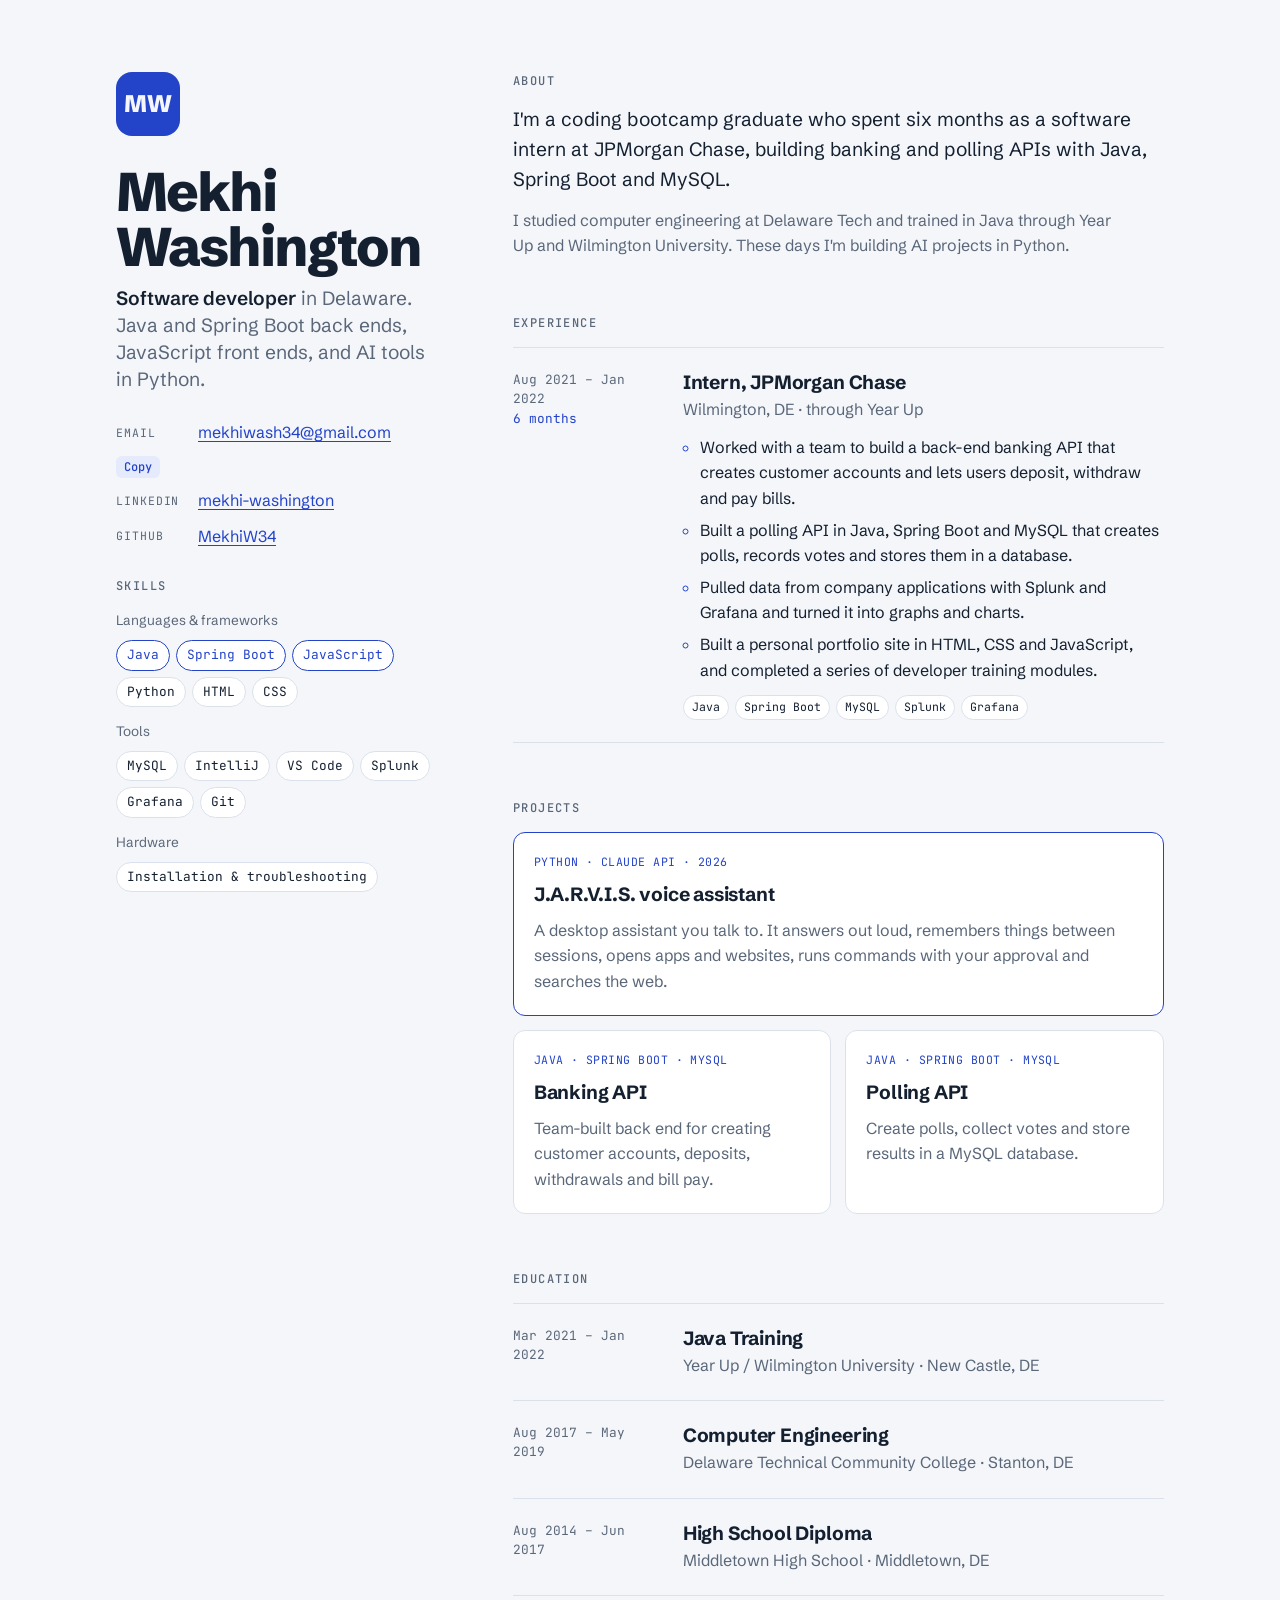
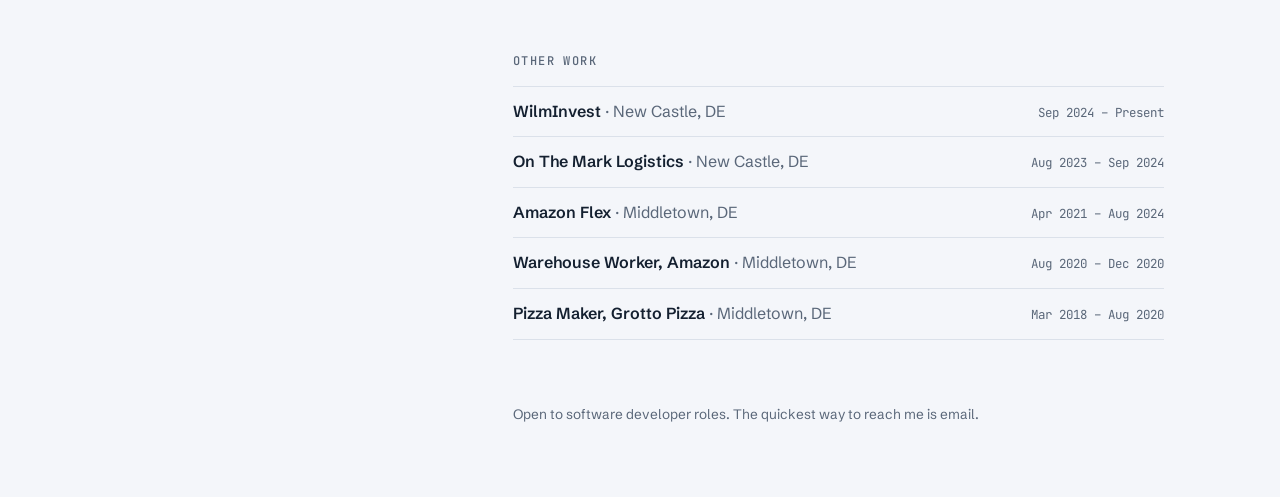
<file: docs/index.html>
<!doctype html>
<html lang="en">
<head>
  <meta charset="utf-8">
  <meta name="viewport" content="width=device-width, initial-scale=1, viewport-fit=cover">
  <title>Mekhi Washington</title>
  <meta name="description" content="Mekhi Washington: Software developer. I&#39;m a coding bootcamp graduate who spent six months as a software intern at JPMorgan Chase, building banking and polling APIs with Java, Spring Boot and MySQL.">
  <link rel="preconnect" href="https://fonts.googleapis.com">
  <link rel="preconnect" href="https://fonts.gstatic.com" crossorigin>
  <link rel="stylesheet" href="https://fonts.googleapis.com/css2?family=Schibsted+Grotesk:wght@400;500;600;700;800&family=JetBrains+Mono:wght@400;500&display=swap">
  <link rel="stylesheet" href="static/style.css">
</head>
<body>
<div class="page">
  <aside class="id">
    <div class="monogram" aria-hidden="true">MW</div>
    <div>
      <h1>Mekhi Washington</h1>
      <p class="role"><strong>Software developer</strong> in Delaware. Java and Spring Boot back ends, JavaScript front ends, and AI tools in Python.</p>
    </div>

    <div class="contact">
      <div class="row">
        <span class="label">Email</span>
        <a class="value" id="email" href="mailto:mekhiwash34@gmail.com">mekhiwash34@gmail.com</a>
        <button class="copy" type="button" data-copy="mekhiwash34@gmail.com">Copy</button>
      </div>
      <div class="row">
        <span class="label">LinkedIn</span>
        <a class="value" href="https://www.linkedin.com/in/mekhi-washington-85221b211/" target="_blank" rel="noopener">mekhi-washington</a>
      </div>
      <div class="row">
        <span class="label">GitHub</span>
        <a class="value" href="https://github.com/MekhiW34" target="_blank" rel="noopener">MekhiW34</a>
      </div>
    </div>

    <div class="skills">
      <h2>Skills</h2>
      
      <div class="skillgroup">
        <span class="k">Languages &amp; frameworks</span>
        <div class="chips">
          <span class="chip core">Java</span><span class="chip core">Spring Boot</span><span class="chip core">JavaScript</span><span class="chip">Python</span><span class="chip">HTML</span><span class="chip">CSS</span>
        </div>
      </div>
      
      <div class="skillgroup">
        <span class="k">Tools</span>
        <div class="chips">
          <span class="chip">MySQL</span><span class="chip">IntelliJ</span><span class="chip">VS Code</span><span class="chip">Splunk</span><span class="chip">Grafana</span><span class="chip">Git</span>
        </div>
      </div>
      
      <div class="skillgroup">
        <span class="k">Hardware</span>
        <div class="chips">
          <span class="chip">Installation &amp; troubleshooting</span>
        </div>
      </div>
      
    </div>
  </aside>

  <main class="main">
    <section class="about" aria-labelledby="about-h">
      <h2 id="about-h">About</h2>
      <p>I&#39;m a coding bootcamp graduate who spent six months as a software intern at JPMorgan Chase, building banking and polling APIs with Java, Spring Boot and MySQL.</p><p>I studied computer engineering at Delaware Tech and trained in Java through Year Up and Wilmington University. These days I&#39;m building AI projects in Python.</p>
    </section>

    <section aria-labelledby="exp-h">
      <h2 id="exp-h">Experience</h2>
      <ol class="log">
        
        <li class="entry">
          <div class="when">Aug 2021 – Jan 2022<span class="dur">6 months</span></div>
          <div class="what">
            <h3>Intern, JPMorgan Chase</h3>
            <p class="org">Wilmington, DE · through Year Up</p>
            <ul><li>Worked with a team to build a back-end banking API that creates customer accounts and lets users deposit, withdraw and pay bills.</li><li>Built a polling API in Java, Spring Boot and MySQL that creates polls, records votes and stores them in a database.</li><li>Pulled data from company applications with Splunk and Grafana and turned it into graphs and charts.</li><li>Built a personal portfolio site in HTML, CSS and JavaScript, and completed a series of developer training modules.</li></ul>
            <div class="tags"><span class="chip">Java</span><span class="chip">Spring Boot</span><span class="chip">MySQL</span><span class="chip">Splunk</span><span class="chip">Grafana</span></div>
          </div>
        </li>
        
      </ol>
    </section>

    <section aria-labelledby="proj-h">
      <h2 id="proj-h">Projects</h2>
      <div class="projects">
        
        <article class="project featured">
          <span class="meta">Python · Claude API · 2026</span>
          <h3>J.A.R.V.I.S. voice assistant</h3>
          <p>A desktop assistant you talk to. It answers out loud, remembers things between sessions, opens apps and websites, runs commands with your approval and searches the web.</p>
        </article>
        
        <article class="project">
          <span class="meta">Java · Spring Boot · MySQL</span>
          <h3>Banking API</h3>
          <p>Team-built back end for creating customer accounts, deposits, withdrawals and bill pay.</p>
        </article>
        
        <article class="project">
          <span class="meta">Java · Spring Boot · MySQL</span>
          <h3>Polling API</h3>
          <p>Create polls, collect votes and store results in a MySQL database.</p>
        </article>
        
      </div>
    </section>

    <section aria-labelledby="edu-h">
      <h2 id="edu-h">Education</h2>
      <ol class="log">
        
        <li class="entry">
          <div class="when">Mar 2021 – Jan 2022</div>
          <div class="what"><h3>Java Training</h3><p class="org">Year Up / Wilmington University · New Castle, DE</p></div>
        </li>
        
        <li class="entry">
          <div class="when">Aug 2017 – May 2019</div>
          <div class="what"><h3>Computer Engineering</h3><p class="org">Delaware Technical Community College · Stanton, DE</p></div>
        </li>
        
        <li class="entry">
          <div class="when">Aug 2014 – Jun 2017</div>
          <div class="what"><h3>High School Diploma</h3><p class="org">Middletown High School · Middletown, DE</p></div>
        </li>
        
      </ol>
    </section>

    <section aria-labelledby="work-h">
      <h2 id="work-h">Other work</h2>
      <ul class="jobs">
        
        <li><span class="name">WilmInvest <span>· New Castle, DE</span></span><span class="dates">Sep 2024 – Present</span></li>
        
        <li><span class="name">On The Mark Logistics <span>· New Castle, DE</span></span><span class="dates">Aug 2023 – Sep 2024</span></li>
        
        <li><span class="name">Amazon Flex <span>· Middletown, DE</span></span><span class="dates">Apr 2021 – Aug 2024</span></li>
        
        <li><span class="name">Warehouse Worker, Amazon <span>· Middletown, DE</span></span><span class="dates">Aug 2020 – Dec 2020</span></li>
        
        <li><span class="name">Pizza Maker, Grotto Pizza <span>· Middletown, DE</span></span><span class="dates">Mar 2018 – Aug 2020</span></li>
        
      </ul>
    </section>

    <footer>Open to software developer roles. The quickest way to reach me is email.</footer>
  </main>
</div>
<script src="static/copy.js"></script>
</body>
</html>
</file>
<file: docs/static/style.css>
/* Layout: sticky identity column on the left, a dated work log on the right; stacks to one column on phones. */
:root {
  --bg: #f4f6fa;
  --surface: #ffffff;
  --ink: #142030;
  --muted: #5a6779;
  --line: #dbe1ea;
  --accent: #2343c9;
  --accent-soft: #e5eafc;
  --display: "Schibsted Grotesk", "Segoe UI", system-ui, sans-serif;
  --body: "Schibsted Grotesk", "Segoe UI", system-ui, sans-serif;
  --mono: "JetBrains Mono", ui-monospace, "Cascadia Code", Consolas, monospace;
  --step-0: 1rem;
  --step-1: 1.2rem;
  --step-2: 1.6rem;
  --step-3: clamp(2.3rem, 5vw, 3.4rem);
}
@media (prefers-color-scheme: dark) {
  :root:not([data-theme="light"]) {
    --bg: #0e141e; --surface: #151d2a; --ink: #e5ebf3; --muted: #95a3b6;
    --line: #253244; --accent: #8aa2ff; --accent-soft: #1c2742; color-scheme: dark;
  }
}
:root[data-theme="dark"] {
  --bg: #0e141e; --surface: #151d2a; --ink: #e5ebf3; --muted: #95a3b6;
  --line: #253244; --accent: #8aa2ff; --accent-soft: #1c2742; color-scheme: dark;
}

* { box-sizing: border-box; }
html { -webkit-text-size-adjust: 100%; }
body { margin: 0; }
body {
  background: var(--bg); color: var(--ink);
  font-family: var(--body); font-size: var(--step-0); line-height: 1.6;
  -webkit-font-smoothing: antialiased;
}
a { color: var(--accent); text-decoration-thickness: 1px; text-underline-offset: 3px; }
a:focus-visible, button:focus-visible { outline: 2px solid var(--accent); outline-offset: 3px; border-radius: 4px; }

.page {
  max-width: 1080px; margin: 0 auto;
  padding-left: max(16px, env(safe-area-inset-left, 0px));
  padding-right: max(16px, env(safe-area-inset-right, 0px));
  padding-block: clamp(32px, 6vw, 72px);
  display: grid; grid-template-columns: minmax(0, 320px) minmax(0, 1fr); gap: clamp(32px, 6vw, 80px);
}
@media (max-width: 820px) { .page { grid-template-columns: minmax(0, 1fr); } }

/* ---------- identity column ---------- */
.id { position: sticky; top: calc(env(safe-area-inset-top, 0px) + 32px); align-self: start; display: grid; gap: 28px; }
@media (max-width: 820px) { .id { position: static; } }
.monogram {
  width: 64px; height: 64px; border-radius: 16px; display: grid; place-items: center;
  background: var(--accent); color: var(--bg); font-family: var(--display); font-weight: 800; font-size: 1.5rem; letter-spacing: -0.02em;
}
h1 { font-family: var(--display); font-size: var(--step-3); line-height: 1.02; letter-spacing: -0.035em; margin: 0; font-weight: 800; text-wrap: balance; }
.role { margin: 10px 0 0; font-size: var(--step-1); color: var(--muted); line-height: 1.4; }
.role strong { color: var(--ink); font-weight: 600; }

.contact { display: grid; gap: 10px; }
.row { display: flex; align-items: center; gap: 10px; flex-wrap: wrap; min-width: 0; }
.label { font-family: var(--mono); font-size: 0.72rem; letter-spacing: 0.08em; text-transform: uppercase; color: var(--muted); width: 72px; flex: none; }
.value { min-width: 0; overflow-wrap: anywhere; }
.copy {
  font: 500 0.75rem var(--mono); color: var(--accent); background: var(--accent-soft);
  border: 0; border-radius: 6px; padding: 3px 8px; cursor: pointer;
}
.copy:hover { filter: brightness(0.97); }

.skills h2, .main h2 {
  font-family: var(--mono); font-size: 0.75rem; font-weight: 500; letter-spacing: 0.12em; text-transform: uppercase;
  color: var(--muted); margin: 0 0 14px;
}
.skillgroup { display: grid; gap: 8px; }
.skillgroup + .skillgroup { margin-top: 14px; }
.skillgroup span.k { font-size: 0.85rem; color: var(--muted); }
.chips { display: flex; flex-wrap: wrap; gap: 6px; }
.chip {
  font-family: var(--mono); font-size: 0.8rem; padding: 4px 10px; border-radius: 999px;
  border: 1px solid var(--line); background: var(--surface); color: var(--ink);
}
.chip.core { border-color: var(--accent); color: var(--accent); }

/* ---------- main column ---------- */
.main { display: grid; gap: 56px; min-width: 0; }
.about p { font-size: var(--step-1); line-height: 1.55; margin: 0; max-width: 62ch; }
.about p + p { margin-top: 14px; font-size: var(--step-0); color: var(--muted); }

.log { list-style: none; margin: 0; padding: 0; display: grid; }
.entry { display: grid; grid-template-columns: 150px minmax(0, 1fr); gap: 20px; padding: 22px 0; border-top: 1px solid var(--line); }
.entry:last-child { border-bottom: 1px solid var(--line); }
@media (max-width: 520px) { .entry { grid-template-columns: minmax(0, 1fr); gap: 6px; } }
.when { font-family: var(--mono); font-size: 0.8rem; color: var(--muted); line-height: 1.5; font-variant-numeric: tabular-nums; }
.when .dur { display: block; color: var(--accent); }
.what h3 { font-family: var(--display); font-size: var(--step-1); font-weight: 700; margin: 0; letter-spacing: -0.01em; line-height: 1.3; }
.what .org { color: var(--muted); margin: 2px 0 0; }
.what ul { margin: 12px 0 0; padding-left: 1.1em; display: grid; gap: 6px; max-width: 64ch; }
.what li::marker { color: var(--accent); }
.tags { display: flex; flex-wrap: wrap; gap: 6px; margin-top: 12px; }
.tags .chip { font-size: 0.72rem; padding: 2px 8px; }

.projects { display: grid; grid-template-columns: repeat(2, minmax(0, 1fr)); gap: 14px; }
@media (max-width: 620px) { .projects { grid-template-columns: minmax(0, 1fr); } }
.project {
  background: var(--surface); border: 1px solid var(--line); border-radius: 12px; padding: 20px;
  display: grid; gap: 8px; align-content: start;
}
.project.featured { grid-column: 1 / -1; border-color: var(--accent); }
.project h3 { font-family: var(--display); font-size: var(--step-1); margin: 0; font-weight: 700; letter-spacing: -0.01em; }
.project p { margin: 0; color: var(--muted); }
.project .meta { font-family: var(--mono); font-size: 0.72rem; color: var(--accent); letter-spacing: 0.04em; text-transform: uppercase; }

.jobs { list-style: none; margin: 0; padding: 0; display: grid; }
.jobs li { display: grid; grid-template-columns: minmax(0, 1fr) auto; gap: 4px 16px; padding: 12px 0; border-top: 1px solid var(--line); align-items: baseline; }
.jobs li:last-child { border-bottom: 1px solid var(--line); }
.jobs .name { font-weight: 600; }
.jobs .name span { font-weight: 400; color: var(--muted); }
.jobs .dates { font-family: var(--mono); font-size: 0.78rem; color: var(--muted); white-space: nowrap; font-variant-numeric: tabular-nums; }
@media (max-width: 520px) { .jobs li { grid-template-columns: minmax(0, 1fr); } }

footer { color: var(--muted); font-size: 0.85rem; padding-top: 8px; }

@media (prefers-reduced-motion: no-preference) {
  .main > section { animation: rise 0.5s ease both; }
  .main > section:nth-child(2) { animation-delay: 0.06s; }
  .main > section:nth-child(3) { animation-delay: 0.12s; }
  .main > section:nth-child(4) { animation-delay: 0.18s; }
  @keyframes rise { from { transform: translateY(8px); } to { transform: none; } }
}
</file>
